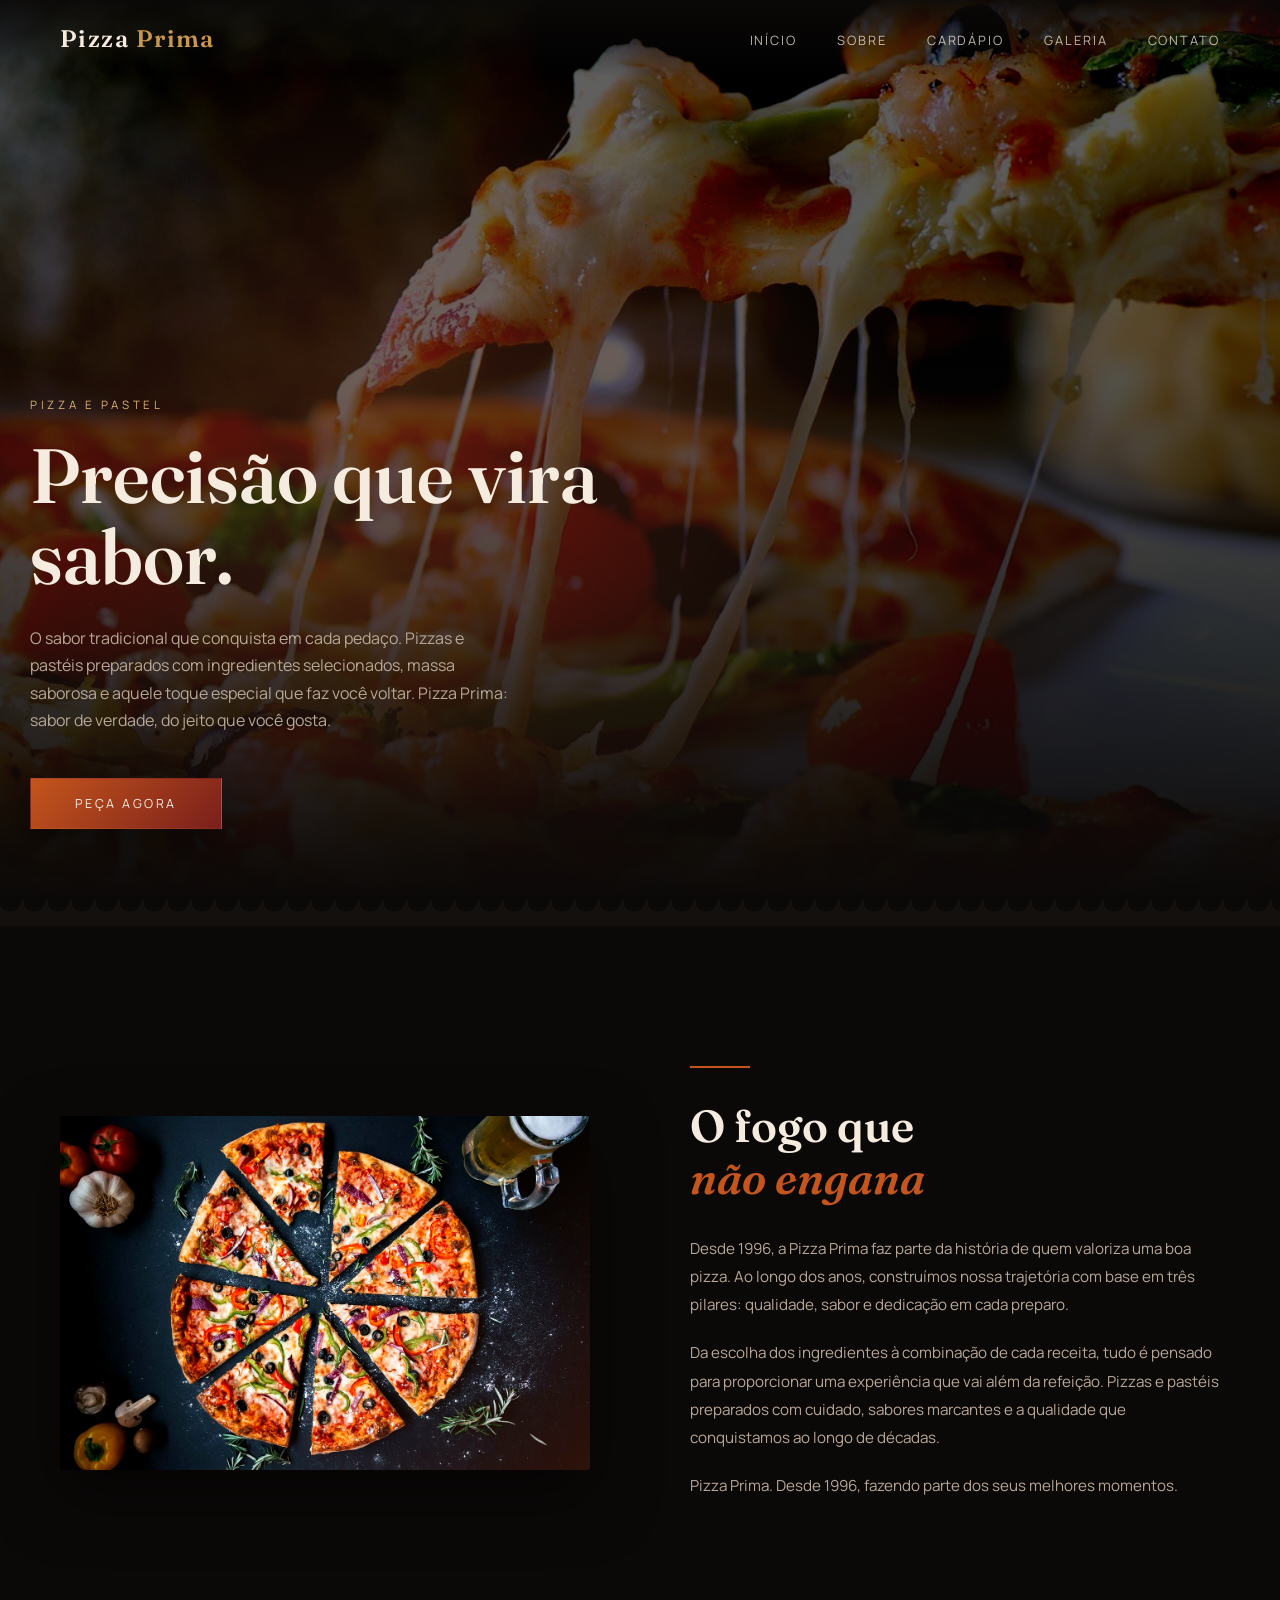
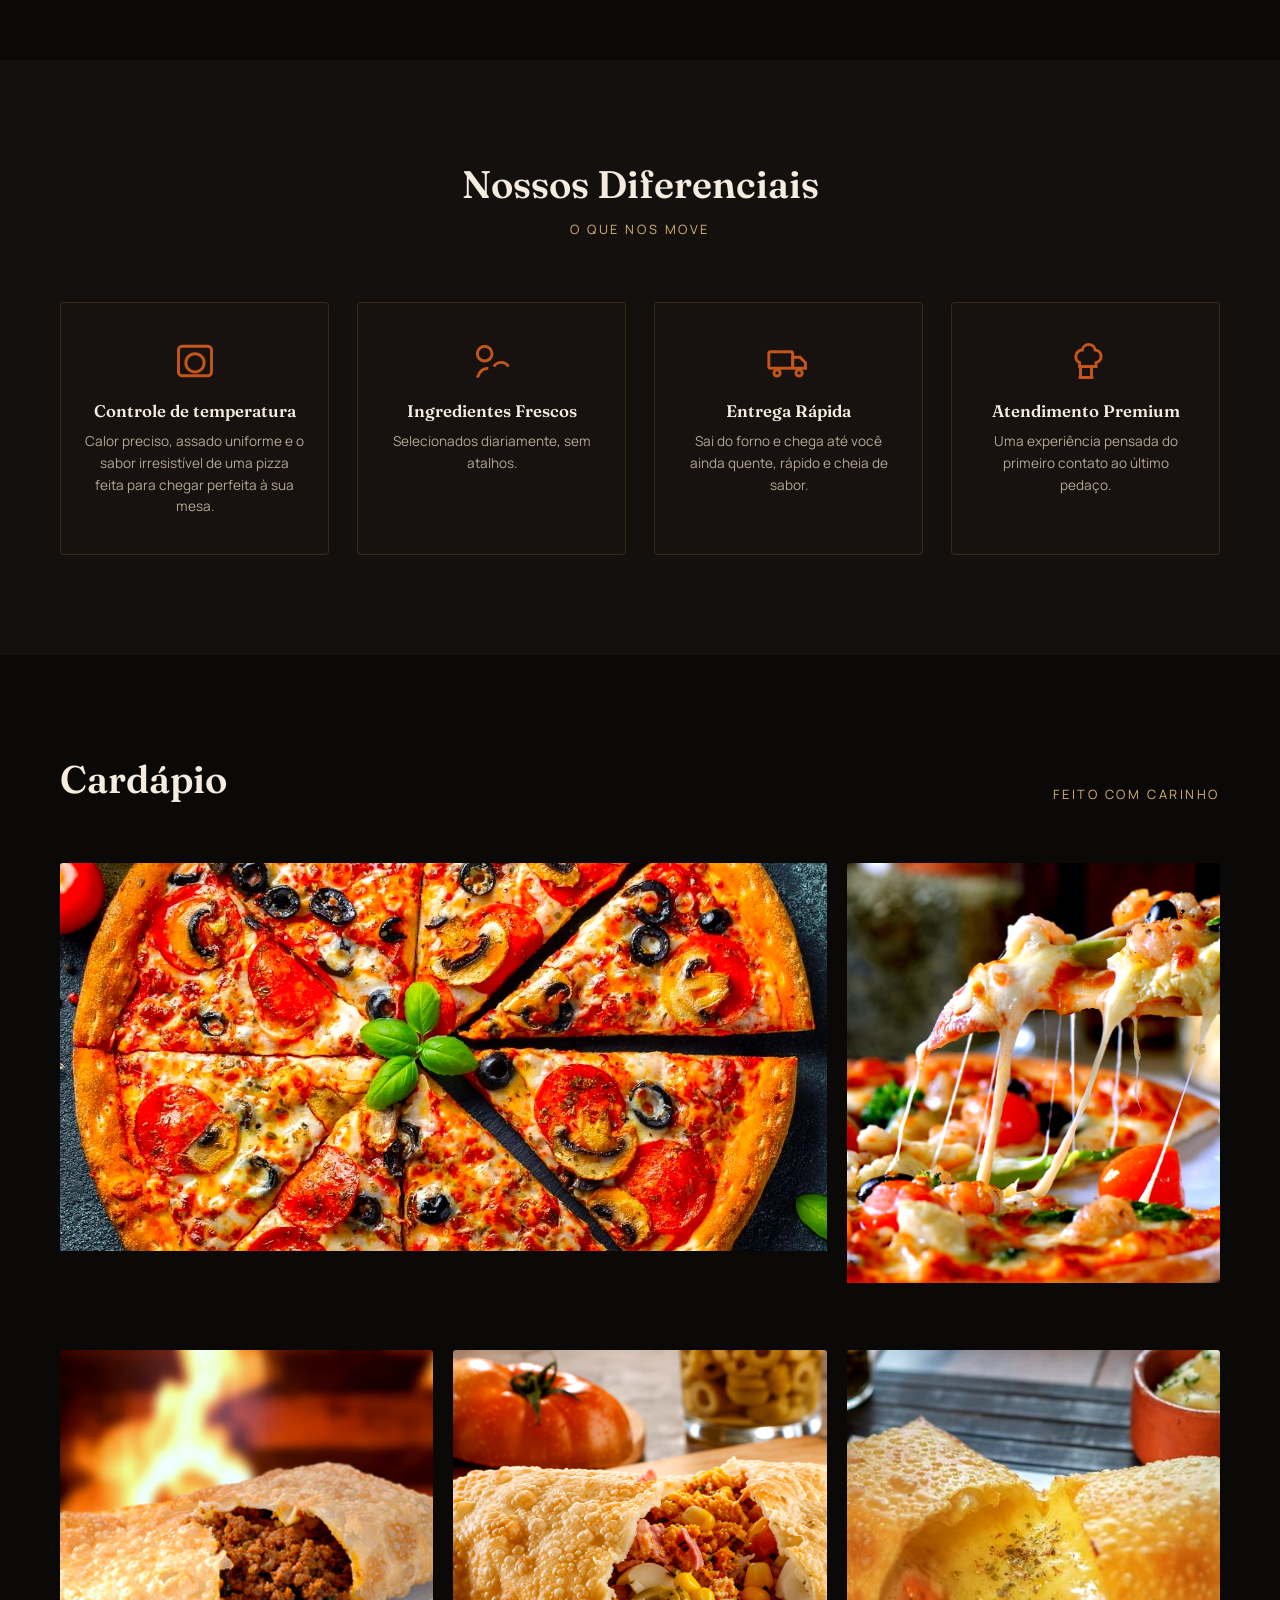
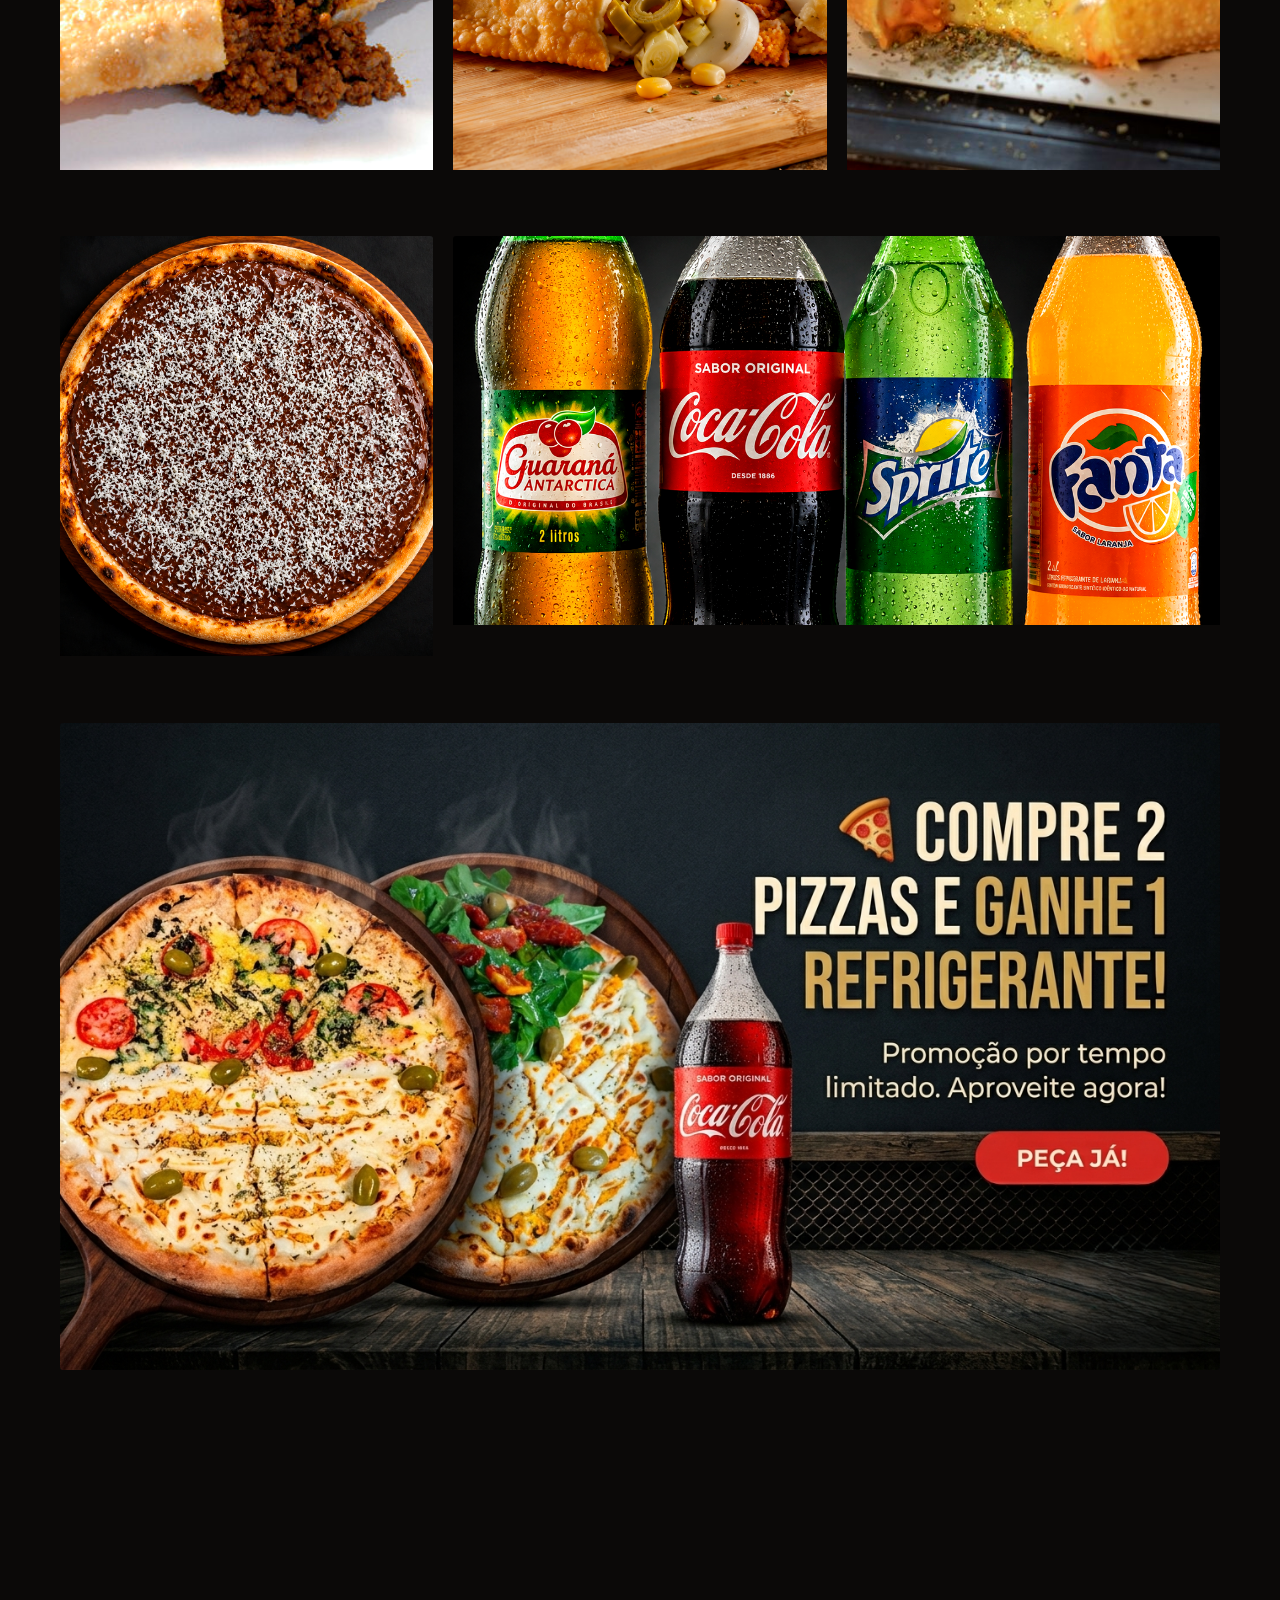
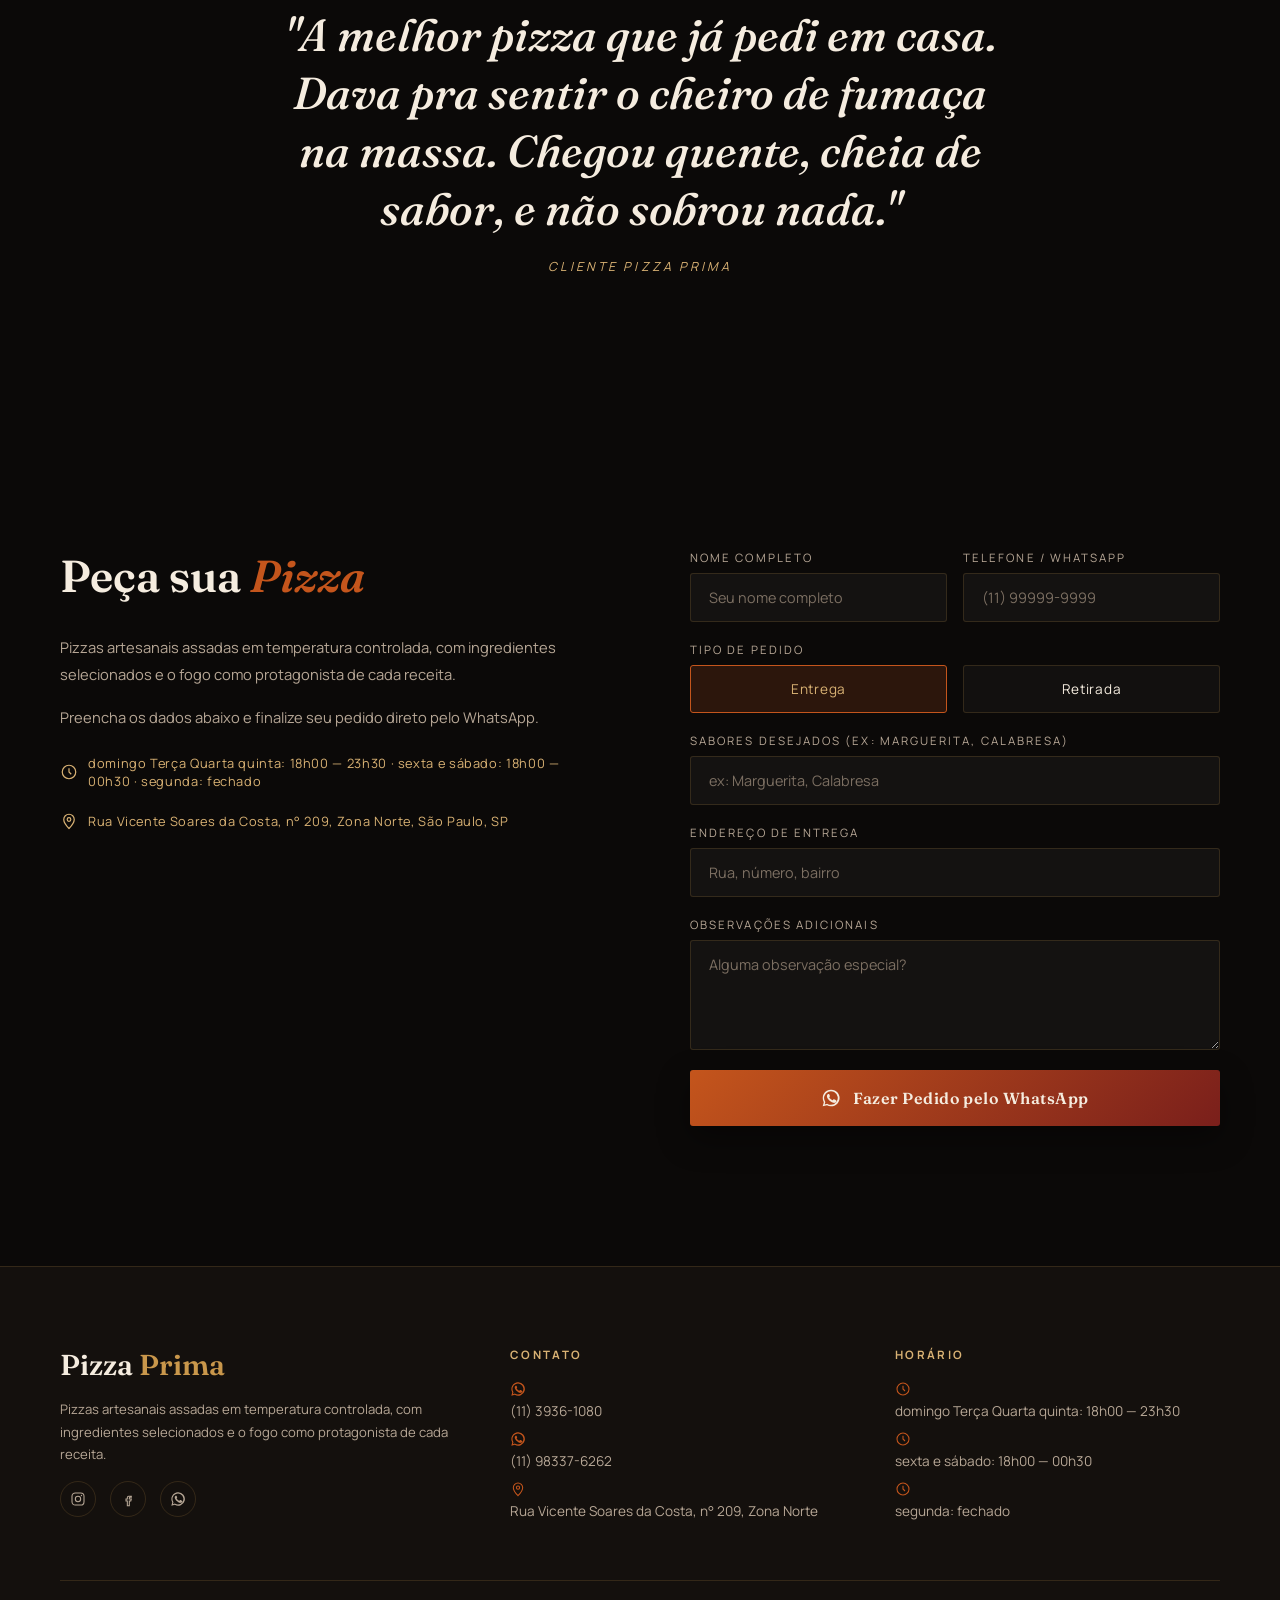
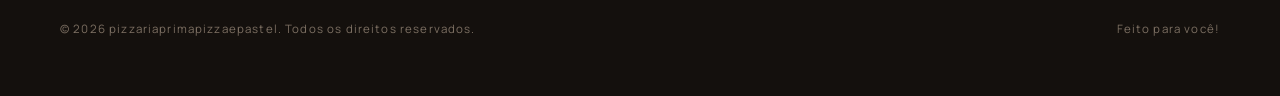
<file: claudiaindex.html>
<!DOCTYPE html>
<html lang="pt-BR">
<head>
<meta charset="UTF-8">
<meta name="viewport" content="width=device-width, initial-scale=1.0">
<title>Carregando...</title>
<link href="https://fonts.googleapis.com/css2?family=Fraunces:ital,opsz,wght@0,9..144,500;0,9..144,600;0,9..144,700;1,9..144,500&family=Manrope:wght@400;500;600;700&display=swap" rel="stylesheet">
<link rel="stylesheet" href="css/variables.css">
<link rel="stylesheet" href="css/style.css">
<link rel="icon" type="image/png" href="./assets/gallery/forno-especiais-2.png">
</head>
<body>

<nav id="navbar">
  <a href="#hero" class="nav-logo" id="navLogo"></a>
  <ul id="navLinks"></ul>
  <button type="button" class="nav-toggle" id="navToggle" aria-label="Abrir menu" aria-expanded="false" aria-controls="navLinks">
    <span></span><span></span><span></span>
  </button>
</nav>
<div class="nav-overlay" id="navOverlay"></div>

<!-- HERO -->
<section id="hero">
  <div class="hero-bg"></div>
  <div class="hero-ember"></div>
  <div class="hero-overlay"></div>
  <div class="hero-content">
    <div class="hero-eyebrow" id="heroEyebrow"></div>
    <h1 class="hero-title" id="heroTitle"></h1>
    <p class="hero-sub" id="heroSub"></p>
    <a href="#contato" class="hero-cta" id="heroCta"></a>
  </div>
</section>


<div class="crust-divider" style="--divider-color: var(--background-alt);"></div>

<!-- SOBRE -->
<section id="sobre">
  <div class="sobre-img reveal">
    <img id="sobreImg" src="" alt="Pizza artesanal Forno Nero" loading="lazy">
  </div>
  <div class="sobre-text reveal">
    <div class="divider"></div>
    <h2 id="sobreTitle"></h2>
    <p id="sobreP1"></p>
    <p id="sobreP2"></p>
    <p id="sobreP3"></p>
  </div>
</section>

<!-- DIFERENCIAIS -->
<section id="diferenciais">
  <div class="dif-header reveal">
    <h2 id="difTitle"></h2>
    <p id="difSubtitle"></p>
  </div>
  <div class="dif-grid" id="difGrid"></div>
</section>

<!-- CARDÁPIO (galeria-estilo) -->
<section id="cardapio">
  <div class="galeria-header reveal">
    <h2 id="cardapioTitle"></h2>
    <p id="cardapioSubtitle"></p>
  </div>
  <div class="galeria-grid" id="galeriaGrid"></div>
  <div class="promo-banner">
    <img id="promoImg" src="" alt="" loading="lazy">
  </div>
</section>

<!-- DEPOIMENTO / PARALLAX -->
<section id="depoimentos">
  <div class="parallax-img" id="parallaxImg"></div>
  <div class="parallax-text">
    <blockquote id="depoimentoQuote"></blockquote>
    <cite id="depoimentoCite"></cite>
  </div>
</section>

<!-- CONTATO / PEDIDO -->
<section id="contato">
  <div class="form-intro reveal">
    <h2 id="formTitle"></h2>
    <p id="formSub1"></p>
    <p id="formSub2"></p>
    <div class="detail" id="formHours"></div>
    <div class="detail" id="formAddress"></div>
  </div>

  <form id="form-pedido" class="reveal">
    <div class="form-row">
      <label id="labelNome">Nome<input type="text" id="f-nome" placeholder="Seu nome completo" required></label>
      <label id="labelTel">Telefone<input type="tel" id="f-tel" placeholder="(11) 99999-9999" required></label>
    </div>

    <label id="labelTipoWrap">
      Tipo de Pedido
      <div class="tipo-group" id="tipoGroup"></div>
      <input type="hidden" id="f-tipo" value="">
    </label>

    <label id="labelSabores">Sabores<input type="text" id="f-sabores" placeholder="ex: Marguerita, Calabresa"></label>
    <label id="labelEndereco">Endereço<input type="text" id="f-endereco" placeholder="Rua, número, bairro"></label>
    <label id="labelObs">Observações<textarea id="f-obs" placeholder="Alguma observação especial?"></textarea></label>

    <button type="submit" class="btn-whatsapp" id="btnSubmit"></button>
  </form>
</section>

<footer>
  <div>
    <div class="footer-brand" id="footerBrand"></div>
    <p class="footer-sub" id="footerSub"></p>
    <div class="footer-social" id="footerSocial"></div>
  </div>
  <div class="footer-col">
    <h4>Contato</h4>
    <ul id="footerContact"></ul>
  </div>
  <div class="footer-col">
    <h4>Horário</h4>
    <ul id="footerHours"></ul>
  </div>
  <div class="footer-bottom">
    <span id="footerCopy"></span>
    <span id="footerCraft"></span>
  </div>
</footer>

<!-- CONFIG (fonte única de dados) -->
<script src="js/config/company.js"></script>
<script src="js/config/menu.js"></script>
<script src="js/config/social.js"></script>
<script src="js/config/contact.js"></script>
<script src="js/config/theme.js"></script>
<script src="js/config/animations.js"></script>

<!-- CONSTANTS / ENUMS -->
<script src="js/constants/routes.js"></script>
<script src="js/constants/icons.js"></script>
<script src="js/constants/colors.js"></script>
<script src="js/constants/fonts.js"></script>
<script src="js/enums/Sections.js"></script>
<script src="js/enums/Buttons.js"></script>
<script src="js/enums/Category.js"></script>
<script src="js/enums/Animation.js"></script>

<!-- APP -->
<script src="js/main.js"></script>
</body>
</html>
</file>
<file: css/variables.css>
/* ============================================================
   FORNO NERO — DESIGN TOKENS
   Toda alteração visual do site deve ser possível apenas
   editando as variáveis abaixo. Nenhuma cor deve ser escrita
   diretamente nos componentes / seções.
   ============================================================ */

:root {
  /* ---- Superfícies ---- */
  --background:        #0B0908;
  --background-alt:    #14100D;
  --surface:            #1C1712;
  --card-background:    rgba(28, 23, 18, 0.62);
  --glass-background:   rgba(28, 23, 18, 0.45);
  --glass-border:       rgba(201, 151, 75, 0.18);

  /* ---- Texto ---- */
  --text-primary:       #F5ECDF;
  --text-secondary:     #B7A796;
  --text-muted:         #7C6F62;

  /* ---- Marca / Identidade ---- */
  --primary-color:      #7A1F1B;   /* vermelho vinho escuro */
  --secondary-color:    #C4551C;   /* laranja queimado */
  --accent:             #C9974B;   /* dourado */
  --gold:               #D9B274;
  --ember:              #FF6B35;   /* brilho de brasa, uso pontual */
  --ember-soft:         rgba(255, 107, 53, 0.35);

  --success:            #5B8266;
  --warning:            #C9974B;
  --danger:             #8A2A21;

  /* ---- Botões ---- */
  --button-primary:     linear-gradient(135deg, var(--secondary-color), var(--primary-color));
  --button-hover:       linear-gradient(135deg, var(--ember), var(--secondary-color));
  --button-text:        #F5ECDF;

  /* ---- Sombras ---- */
  --shadow-light:   0 4px 16px rgba(0,0,0,0.25);
  --shadow-medium:  0 12px 32px rgba(0,0,0,0.40);
  --shadow-strong:  0 24px 64px rgba(0,0,0,0.55);
  --shadow-ember:   0 0 40px rgba(255,107,53,0.25);

  /* ---- Tipografia ---- */
  --font-display: 'Fraunces', serif;
  --font-body:    'Manrope', sans-serif;

  /* ---- Timing cinematográfico ---- */
  --ease-cin: cubic-bezier(0.25, 0.46, 0.45, 0.94);
  --ease-soft: cubic-bezier(0.16, 1, 0.3, 1);
}
</file>
<file: css/style.css>
*, *::before, *::after { box-sizing: border-box; margin: 0; padding: 0; }

html { scroll-behavior: smooth; }

body {
  font-family: var(--font-body);
  background: var(--background);
  color: var(--text-primary);
  overflow-x: hidden;
}

/* ── SIGNATURE: crust-edge divider ──
   Silhueta de borda de pizza (mordidas) entre o hero e o conteúdo,
   feita só com gradientes radiais repetidos — sem imagem, sem SVG. */
.crust-divider {
  width: 100%;
  height: 26px;
  background-color: var(--divider-color, var(--background));
  -webkit-mask-image: radial-gradient(circle at 10px 0, transparent 11px, black 12px);
  mask-image: radial-gradient(circle at 10px 0, transparent 11px, black 12px);
  -webkit-mask-size: 24px 26px;
  mask-size: 24px 26px;
  -webkit-mask-repeat: repeat-x;
  mask-repeat: repeat-x;
}

/* ── NAV ── */
nav {
  position: fixed; top: 0; left: 0; right: 0; z-index: 100;
  padding: 24px 60px;
  display: flex; justify-content: space-between; align-items: center;
  background: linear-gradient(to bottom, rgba(11,9,8,0.92) 0%, transparent 100%);
  backdrop-filter: blur(0px);
  transition: backdrop-filter 0.4s, background 0.4s;
}
nav.scrolled {
  backdrop-filter: blur(16px);
  background: rgba(11,9,8,0.88);
  box-shadow: var(--shadow-medium);
}
.nav-logo {
  font-family: var(--font-display);
  font-size: 1.5rem;
  font-weight: 600;
  letter-spacing: 0.06em;
  color: var(--text-primary);
  text-decoration: none;
}
.nav-logo span { color: var(--accent); }
nav ul { list-style: none; display: flex; gap: 40px; }
nav ul a {
  color: var(--text-primary); text-decoration: none;
  font-size: 0.8rem; letter-spacing: 0.15em; text-transform: uppercase;
  opacity: 0.75; transition: opacity 0.3s, color 0.3s;
  position: relative;
}
nav ul a:hover { opacity: 1; color: var(--gold); }

/* ── NAV: mobile hamburger toggle ── */
.nav-toggle {
  display: none;
  flex-direction: column;
  justify-content: center;
  align-items: center;
  gap: 5px;
  width: 36px; height: 36px;
  background: none; border: none; cursor: pointer;
  z-index: 101; padding: 0;
}
.nav-toggle span {
  display: block; width: 22px; height: 2px;
  background: var(--text-primary);
  transition: transform 0.3s var(--ease-cin), opacity 0.3s;
}
.nav-toggle.active span:nth-child(1) { transform: translateY(7px) rotate(45deg); }
.nav-toggle.active span:nth-child(2) { opacity: 0; }
.nav-toggle.active span:nth-child(3) { transform: translateY(-7px) rotate(-45deg); }

.nav-overlay {
  position: fixed; inset: 0;
  background: rgba(11,9,8,0.6);
  opacity: 0; pointer-events: none;
  transition: opacity 0.35s;
  z-index: 99;
}
.nav-overlay.open { opacity: 1; pointer-events: auto; }

/* ── HERO ── */
#hero {
  position: relative; height: 100vh; overflow: hidden;
  display: flex; align-items: flex-end;
}
.hero-bg {
  position: absolute; inset: -10%;
  background-image: var(--hero-image);
  background-size: cover; background-position: center;
  animation: kenburns 22s ease-in-out infinite alternate;
  filter: brightness(0.4) contrast(1.15) saturate(1.1);
}
@keyframes kenburns {
  from { transform: scale(1) translate(0, 0); }
  to   { transform: scale(1.12) translate(-2%, -1%); }
}
.hero-ember {
  position: absolute; inset: 0; z-index: 1;
  pointer-events: none;
  background: radial-gradient(circle at 30% 70%, var(--ember-soft) 0%, transparent 55%);
  animation: emberPulse 6s ease-in-out infinite alternate;
  mix-blend-mode: screen;
}
@keyframes emberPulse {
  from { opacity: 0.35; }
  to   { opacity: 0.75; }
}
.hero-overlay {
  position: absolute; inset: 0; z-index: 1;
  background: linear-gradient(to top, var(--background) 0%, rgba(11,9,8,0.15) 60%, transparent 100%);
}
.hero-content {
  position: relative; z-index: 2;
  top: 19px;
  padding: 0 30px 90px;
  max-width: 820px;
}
.hero-eyebrow {
  font-size: 0.72rem; letter-spacing: 0.32em; text-transform: uppercase;
  color: var(--gold); margin-bottom: 24px;
  opacity: 0; animation: fadeUp 1s var(--ease-cin) 0.4s forwards;
}
.hero-title {
  font-family: var(--font-display);
  font-size: clamp(2.6rem, 6vw, 5.2rem);
  line-height: 1.05; font-weight: 600;
  margin-bottom: 28px;
  white-space: pre-line;
  opacity: 0; animation: fadeUp 1s var(--ease-cin) 0.7s forwards;
}
.hero-title em { font-style: italic; color: var(--secondary-color); }
.hero-sub {
  font-size: 1rem; font-weight: 400; line-height: 1.7;
  color: var(--text-secondary); max-width: 480px;
  opacity: 0; animation: fadeUp 1s var(--ease-cin) 1s forwards;
}
.hero-cta {
  display: inline-block; margin-top: 44px;
  padding: 16px 44px;
  background: var(--button-primary);
  border: 1px solid transparent;
  color: var(--button-text); text-decoration: none;
  font-size: 0.78rem; letter-spacing: 0.2em; text-transform: uppercase;
  transition: transform 0.4s var(--ease-cin), box-shadow 0.4s;
  box-shadow: var(--shadow-medium);
  opacity: 0; animation: fadeUp 1s var(--ease-cin) 1.3s forwards;
}
.hero-cta:hover {
  transform: translateY(-3px);
  box-shadow: var(--shadow-ember);
}

@keyframes fadeUp {
  from { opacity: 0; transform: translateY(30px); }
  to   { opacity: 1; transform: translateY(0); }
}

/* ── SOBRE ── */
#sobre {
  padding: 140px 60px;
  display: grid; grid-template-columns: 1fr 1fr; gap: 100px;
  align-items: center; background: var(--background);
}
.sobre-img {
  position: relative; overflow: hidden; border-radius: 3px;
  box-shadow: var(--shadow-strong);
}
.sobre-img img {
  width: 100%; display: block;
  filter: contrast(1.08) saturate(1.12);
  transition: transform 8s var(--ease-cin);
}
.sobre-img:hover img { transform: scale(1.04) translate(1%, -0.5%); }
.sobre-img::after {
  content: ''; position: absolute; inset: 0;
  background: linear-gradient(135deg, transparent 55%, rgba(255,107,53,0.18) 100%);
}
.sobre-text h2 {
  font-family: var(--font-display);
  font-size: clamp(2rem, 3.5vw, 3rem);
  font-weight: 600;
  line-height: 1.15; margin-bottom: 32px;
}
.sobre-text h2 em { font-style: italic; color: var(--secondary-color); }
.sobre-text p {
  font-size: 0.95rem; font-weight: 400; line-height: 1.85;
  color: var(--text-secondary); margin-bottom: 20px;
}
.divider {
  width: 60px; height: 2px; background: var(--secondary-color);
  margin-bottom: 32px;
}

/* ── DIFERENCIAIS ── */
#diferenciais {
  padding: 100px 60px;
  background: var(--background-alt);
}
.dif-header { text-align: center; margin-bottom: 64px; }
.dif-header h2 {
  font-family: var(--font-display);
  font-size: clamp(1.8rem, 3vw, 2.6rem);
  font-weight: 600;
  margin-bottom: 12px;
}
.dif-header p {
  font-size: 0.8rem; letter-spacing: 0.2em; text-transform: uppercase;
  color: var(--gold);
}
.dif-grid {
  display: grid; grid-template-columns: repeat(4, 1fr); gap: 28px;
}
.dif-card {
  background: var(--glass-background);
  border: 1px solid var(--glass-border);
  backdrop-filter: blur(6px);
  padding: 36px 24px;
  text-align: center;
  border-radius: 4px;
  transition: transform 0.4s var(--ease-soft), border-color 0.4s, box-shadow 0.4s;
}
.dif-card:hover {
  transform: translateY(-6px);
  border-color: var(--ember);
  box-shadow: var(--shadow-ember);
}
.dif-icon {
  width: 44px; height: 44px; margin: 0 auto 18px;
  color: var(--secondary-color);
}
.dif-icon svg { width: 100%; height: 100%; }
.dif-card h3 {
  font-family: var(--font-display);
  font-size: 1.05rem; font-weight: 600;
  margin-bottom: 10px;
}
.dif-card p {
  font-size: 0.85rem; color: var(--text-secondary); line-height: 1.6;
}

/* ── CARDÁPIO / GALERIA ── */
#cardapio {
  padding: 100px 60px;
  background: var(--background);
}
.galeria-header {
  display: flex; justify-content: space-between; align-items: flex-end;
  margin-bottom: 60px;
}
.galeria-header h2 {
  font-family: var(--font-display);
  font-size: clamp(1.8rem, 3vw, 2.8rem);
  font-weight: 600;
}
.galeria-header p {
  font-size: 0.8rem; letter-spacing: 0.2em; text-transform: uppercase;
  color: var(--gold);
}
.galeria-grid {
  display: grid;
  grid-template-columns: repeat(3, 1fr);
  gap: 20px;
  
}
.galeria-item {
  position: relative; overflow: hidden; cursor: pointer;
  aspect-ratio: 4/5;
  border-radius: 3px;
 
}
.galeria-item:first-child {
  grid-column: span 2; aspect-ratio: 16/9;
  
}
.galeria-item:last-child {
  grid-column: span 2; aspect-ratio: 16/9;
}
.galeria-item img {
  width: 100%; height: 90%; object-fit: cover;
  filter: contrast(1.08) saturate(1.1);
  transition: transform 1.2s var(--ease-cin), filter 0.6s;
}
.galeria-item:hover img {
  transform: scale(1.07) translateX(-1%);
  filter: contrast(1.12) saturate(1.2) brightness(1.05);
}
.galeria-item-overlay {
  position: absolute; inset: 0;
  background: linear-gradient(to top, rgba(11,9,8,0.88) 0%, transparent 55%);
  opacity: 0; transition: opacity 0.5s;
  display: flex; flex-direction: column; justify-content: flex-end; padding: 28px;
}
.galeria-item:hover .galeria-item-overlay { opacity: 1; }
.galeria-item-label {
  font-size: 0.9rem;
  font-family: var(--font-display);
  color: var(--text-primary);
}
.galeria-item-cat {
  font-size: 0.7rem; letter-spacing: 0.2em; text-transform: uppercase;
  color: var(--gold); margin-bottom: 4px; display: block;
}
.galeria-item-price {
  font-size: 0.78rem; color: var(--secondary-color); margin-top: 4px;
}
.promo-banner {
 
  width: 100%;
  margin-top: 20px;
  overflow: hidden;
  border-radius: 3px;
}
.promo-banner img {
  width:100%;
  height: 20%;
  display: block;
  object-fit: cover;
}

/* ── PARALLAX / DEPOIMENTO ── */
#depoimentos {
  height: 60vh; overflow: hidden; position: relative;
}
.parallax-img {
  position: absolute; inset: -20%;
  background-image: var(--parallax-image);
  background-size: cover; background-position: center;
  filter: brightness(0.32) contrast(1.1) saturate(1.15);
  will-change: transform;
}
.parallax-text {
  position: relative; z-index: 2; height: 100%;
  display: flex; flex-direction: column;
  justify-content: center; align-items: center; text-align: center;
  padding: 0 40px;
}
.parallax-text blockquote {
  font-family: var(--font-display);
  font-size: clamp(1.5rem, 3.6vw, 2.8rem);
  font-style: italic; font-weight: 500;
  line-height: 1.3; max-width: 720px;
  margin-bottom: 20px;
}
.parallax-text cite {
  font-size: 0.78rem; letter-spacing: 0.25em; text-transform: uppercase;
  color: var(--gold);
}

/* ── FORMULÁRIO / PEDIDO ── */
#contato {
  padding: 140px 60px;
  background: var(--background);
  display: grid; grid-template-columns: 1fr 1fr; gap: 100px;
  align-items: start;
}
.form-intro h2 {
  font-family: var(--font-display);
  font-size: clamp(2rem, 3.5vw, 3rem);
  font-weight: 600;
  line-height: 1.15; margin-bottom: 32px;
}
.form-intro h2 em { font-style: italic; color: var(--secondary-color); }
.form-intro p {
  font-size: 0.92rem; line-height: 1.85; font-weight: 400;
  color: var(--text-secondary); margin-bottom: 16px;
}
.form-intro .detail {
  display: flex; align-items: center; gap: 10px;
  font-size: 0.8rem; letter-spacing: 0.05em;
  color: var(--gold); margin-top: 22px;
}
.form-intro .detail svg { width: 18px; height: 18px; flex-shrink: 0; }

form { display: flex; flex-direction: column; gap: 20px; }
.form-row { display: grid; grid-template-columns: 1fr 1fr; gap: 16px; }

label {
  display: flex; flex-direction: column; gap: 8px;
  font-size: 0.72rem; letter-spacing: 0.18em; text-transform: uppercase;
  color: var(--text-secondary);
}
input, textarea, select {
  background: rgba(255,255,255,0.04);
  border: 1px solid var(--glass-border);
  color: var(--text-primary); padding: 14px 18px;
  font-family: var(--font-body); font-size: 0.9rem;
  outline: none; transition: border-color 0.3s, background 0.3s;
  border-radius: 3px;
}
input:focus, textarea:focus, select:focus {
  border-color: var(--secondary-color);
  background: rgba(255,255,255,0.07);
}
input::placeholder, textarea::placeholder { color: var(--text-muted); }
textarea { resize: vertical; min-height: 110px; }
select option { background: var(--surface); color: var(--text-primary); }

.tipo-group { display: flex; gap: 16px; }
.tipo-btn {
  flex: 1; padding: 14px; border: 1px solid var(--glass-border);
  background: rgba(255,255,255,0.03); color: var(--text-primary);
  font-size: 0.85rem; cursor: pointer; transition: all 0.3s;
  font-family: var(--font-body); letter-spacing: 0.05em;
  border-radius: 3px;
}
.tipo-btn.active {
  border-color: var(--secondary-color);
  background: rgba(196,85,28,0.18);
  color: var(--gold);
}

.upload-area {
  border: 1px dashed var(--glass-border);
  padding: 30px; text-align: center; cursor: pointer;
  transition: border-color 0.3s, background 0.3s;
  position: relative;
}
.upload-area:hover { border-color: var(--secondary-color); background: rgba(196,85,28,0.06); }
.upload-area input[type="file"] {
  position: absolute; inset: 0; opacity: 0; cursor: pointer;
  border: none; background: none; padding: 0;
}
.upload-area p { font-size: 0.82rem; color: var(--text-secondary); }
.upload-area .upload-icon { width: 26px; height: 26px; margin: 0 auto 10px; color: var(--gold); }

#preview-container { display: none; margin-top: 12px; }
#preview-container img {
  width: 100%; max-height: 260px; object-fit: cover;
  border: 1px solid var(--glass-border);
  border-radius: 3px;
  filter: contrast(1.05) saturate(1.05);
}
#preview-nome {
  font-size: 0.75rem; color: var(--gold);
  margin-top: 8px; letter-spacing: 0.1em;
}

.btn-whatsapp {
  padding: 18px 40px;
  background: var(--button-primary);
  border: none; color: var(--button-text);
  font-family: var(--font-display); font-size: 1rem; font-weight: 600;
  cursor: pointer; transition: transform 0.4s var(--ease-cin), box-shadow 0.4s;
  display: flex; align-items: center; justify-content: center;
  gap: 12px; letter-spacing: 0.03em;
  border-radius: 3px;
  box-shadow: var(--shadow-medium);
}
.btn-whatsapp:hover {
  
  transform: translateY(-2px);
  box-shadow: var(--shadow-ember);

}
.btn-whatsapp svg { flex-shrink: 0; width: 20px; height: 20px; }

/* ── FOOTER ── */
footer {
  padding: 80px 60px 60px;
  background: var(--background-alt);
  border-top: 1px solid var(--glass-border);
  display: grid; grid-template-columns: 1.2fr 1fr 1fr; gap: 60px;
  align-items: start;
}
.footer-brand {
  font-family: var(--font-display);
  font-size: 1.8rem; font-weight: 600; margin-bottom: 16px;
}
.footer-brand span { color: var(--accent); }
.footer-sub {
  font-size: 0.82rem; font-weight: 400;
  color: var(--text-secondary); line-height: 1.7;
}
.footer-col h4 {
  font-size: 0.72rem; letter-spacing: 0.2em; text-transform: uppercase;
  color: var(--gold); margin-bottom: 18px;
}
.footer-col ul { list-style: none; display: flex; flex-direction: column; gap: 10px; }
.footer-col a, .footer-col span {
  color: var(--text-secondary); text-decoration: none; font-size: 0.85rem;
  display: flex; align-items: center; gap: 10px;
  transition: color 0.3s;
}
.footer-col a:hover { color: var(--gold); }
.footer-col svg { width: 16px; height: 16px; flex-shrink: 0; color: var(--secondary-color); }
.footer-social { display: flex; gap: 14px; margin-top: 16px; }
.footer-social a {
  width: 36px; height: 36px; border: 1px solid var(--glass-border);
  border-radius: 50%; display: flex; align-items: center; justify-content: center;
  color: var(--text-secondary); transition: all 0.3s;
}
.footer-social a:hover { border-color: var(--secondary-color); color: var(--gold); }
.footer-social svg { width: 16px; height: 16px; }
.footer-bottom {
  grid-column: 1/-1; padding-top: 40px;
  border-top: 1px solid var(--glass-border);
  display: flex; justify-content: space-between;
  font-size: 0.72rem; color: var(--text-muted);
  letter-spacing: 0.1em;
}

/* ── REVEAL ANIMATION ── */
.reveal {
  opacity: 0; transform: translateY(40px);
  transition: opacity 0.9s var(--ease-cin), transform 0.9s var(--ease-cin);
}
.reveal.visible { opacity: 1; transform: translateY(0); }

/* ── MOBILE ── */
@media (max-width: 900px) {
  .dif-grid { grid-template-columns: repeat(2, 1fr); }
  footer { grid-template-columns: 1fr; }
}
@media (max-width: 768px) {
  nav { padding: 20px 24px; }
  .nav-toggle { display: flex; }
  nav ul {
    display: flex; flex-direction: column;
    position: fixed; top: 0; right: 0;
    height: 100vh; width: min(78vw, 320px);
    background: rgba(11,9,8,0.97);
    backdrop-filter: blur(16px);
    padding: 110px 36px 40px;
    gap: 30px;
    transform: translateX(100%);
    transition: transform 0.4s var(--ease-cin);
    box-shadow: -12px 0 40px rgba(0,0,0,0.45);
    z-index: 100;
  }
  nav ul.open { transform: translateX(0); }
  nav ul a { font-size: 0.95rem; letter-spacing: 0.1em; }
  .hero-content { padding: 0 24px 60px; }
  #sobre, #contato { grid-template-columns: 1fr; padding: 80px 24px; gap: 60px; }
  #cardapio, #diferenciais { padding: 80px 24px; }
  .galeria-grid { grid-template-columns: 1fr; }
  .galeria-item:first-child { grid-column: 1; aspect-ratio: 4/3; }
  .galeria-item:last-child { grid-column: 1; aspect-ratio: 4/3; }
  .dif-grid { grid-template-columns: 1fr; }
  .form-row { grid-template-columns: 1fr; }
  footer { padding: 60px 24px; }

  /* a seção de depoimento usava 60vh fixo, o que sobrava
     como espaço vazio grande abaixo da citação no mobile */
  #depoimentos { height: auto; min-height: 0; }
  .parallax-text { padding: 90px 24px; }
}

@media (prefers-reduced-motion: reduce) {
  .hero-bg, .hero-ember { animation: none; }
  .reveal { opacity: 1; transform: none; }
}
</file>
